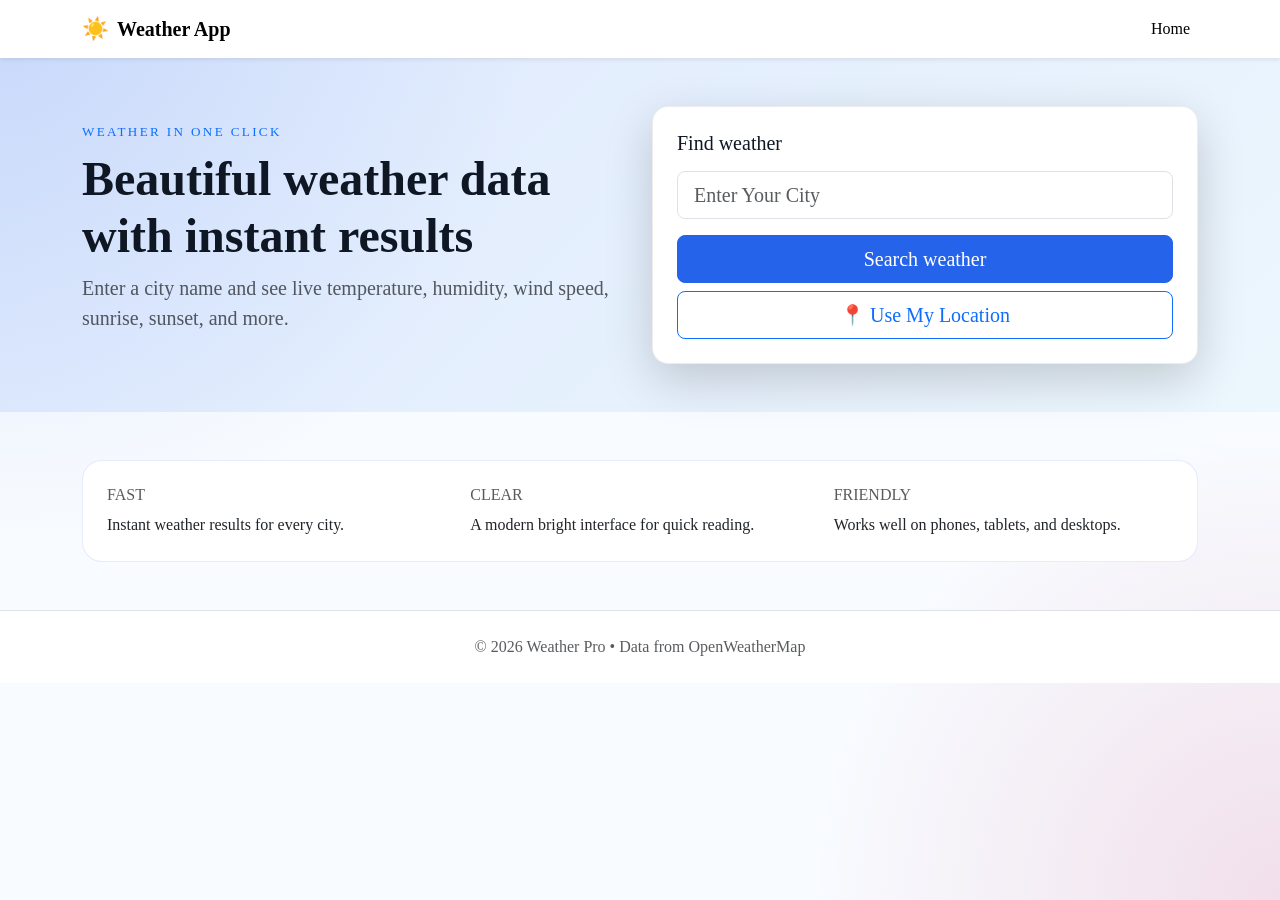
<file: Wheather app/index.html>
﻿<!doctype html>
<html lang="en">

<head>
  <meta charset="utf-8" />
  <meta name="viewport" content="width=device-width, initial-scale=1" />
  <title>Weather — Professional</title>
  <link href="https://fonts.googleapis.com/css2?family=Inter:wght@300;400;600;800&display=swap" rel="stylesheet">
  <link href="https://cdn.jsdelivr.net/npm/bootstrap@5.3.8/dist/css/bootstrap.min.css" rel="stylesheet" crossorigin="anonymous">
  <link rel="stylesheet" href="style.css">
  <meta name="description" content="Simple, clean weather app powered by OpenWeatherMap" />
</head>

<body>
  <nav class="navbar navbar-expand-lg navbar-light bg-white shadow-sm">
    <div class="container">
      <a class="navbar-brand fw-bold d-flex align-items-center gap-2" href="#">
        <span class="brand-icon">☀️</span>
        <span>Weather App</span>
      </a>
      <button class="navbar-toggler" type="button" data-bs-toggle="collapse" data-bs-target="#navbarNav" aria-controls="navbarNav" aria-expanded="false" aria-label="Toggle navigation">
        <span class="navbar-toggler-icon"></span>
      </button>
      <div class="collapse navbar-collapse" id="navbarNav">
        <ul class="navbar-nav ms-auto">
          <li class="nav-item"><a class="nav-link active" href="#top">Home</a></li>
        </ul>
      </div>
    </div>
  </nav>

  <header class="hero py-5">
    <div class="container">
      <div class="row align-items-center gy-4">
        <div class="col-lg-6 text-center text-lg-start">
          <p class="eyebrow text-primary mb-2">Weather in one click</p>
          <h1 class="display-5 fw-bold">Beautiful weather data with instant results</h1>
          <p class="lead text-muted">Enter a city name and see live temperature, humidity, wind speed, sunrise, sunset, and more.</p>
        </div>
        <div class="col-lg-6">
          <div class="hero-card p-4 shadow-lg rounded-4 bg-white">
            <h2 class="h5 mb-3">Find weather</h2>
            <form id="weather-form" class="row g-3">
              <div class="col-12">
                <input type="text" id="city-input" class="form-control form-control-lg" placeholder="Enter Your City" required>
              </div>
              <div class="col-12 d-grid gap-2">
                <button type="submit" class="btn btn-primary btn-lg">Search weather</button>
                <button type="button" id="geo-btn" class="btn btn-outline-primary btn-lg">📍 Use My Location</button>
              </div>
            </form>
          </div>
        </div>
      </div>
    </div>
  </header>

  <main class="container my-5">
    <div id="weather-result"></div>
    <div class="card info-card p-4 mt-4">
      <div class="row gx-4 gy-3 text-center text-sm-start">
        <div class="col-sm-4">
          <h3 class="h6 text-uppercase text-muted mb-2">Fast</h3>
          <p class="mb-0">Instant weather results for every city.</p>
        </div>
        <div class="col-sm-4">
          <h3 class="h6 text-uppercase text-muted mb-2">Clear</h3>
          <p class="mb-0">A modern bright interface for quick reading.</p>
        </div>
        <div class="col-sm-4">
          <h3 class="h6 text-uppercase text-muted mb-2">Friendly</h3>
          <p class="mb-0">Works well on phones, tablets, and desktops.</p>
        </div>
      </div>
    </div>
  </main>

  <footer class="footer py-4 bg-white border-top">
    <div class="container text-center text-muted">© 2026 Weather Pro • Data from OpenWeatherMap</div>
  </footer>

  <script src="https://cdn.jsdelivr.net/npm/bootstrap@5.3.8/dist/js/bootstrap.bundle.min.js" crossorigin="anonymous"></script>
  <script src="script.js"></script>
</body>

</html>
</file>
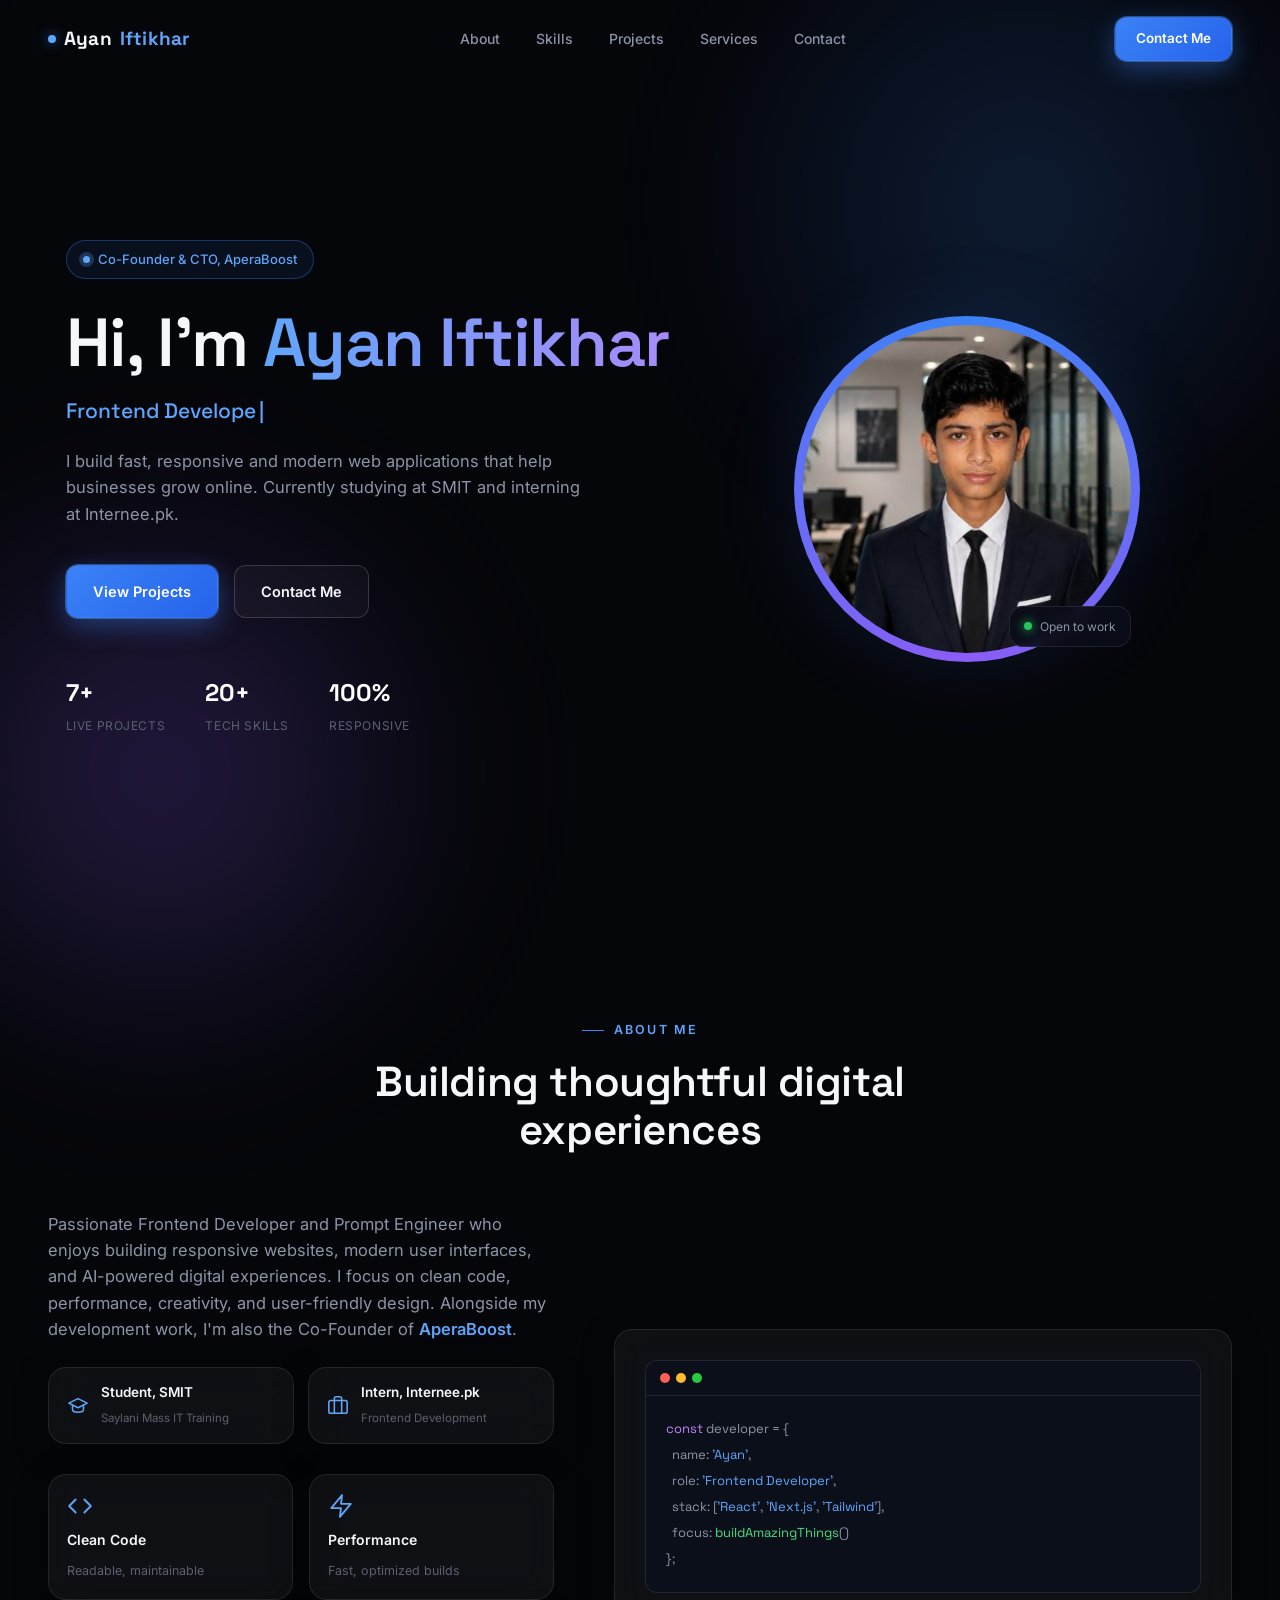
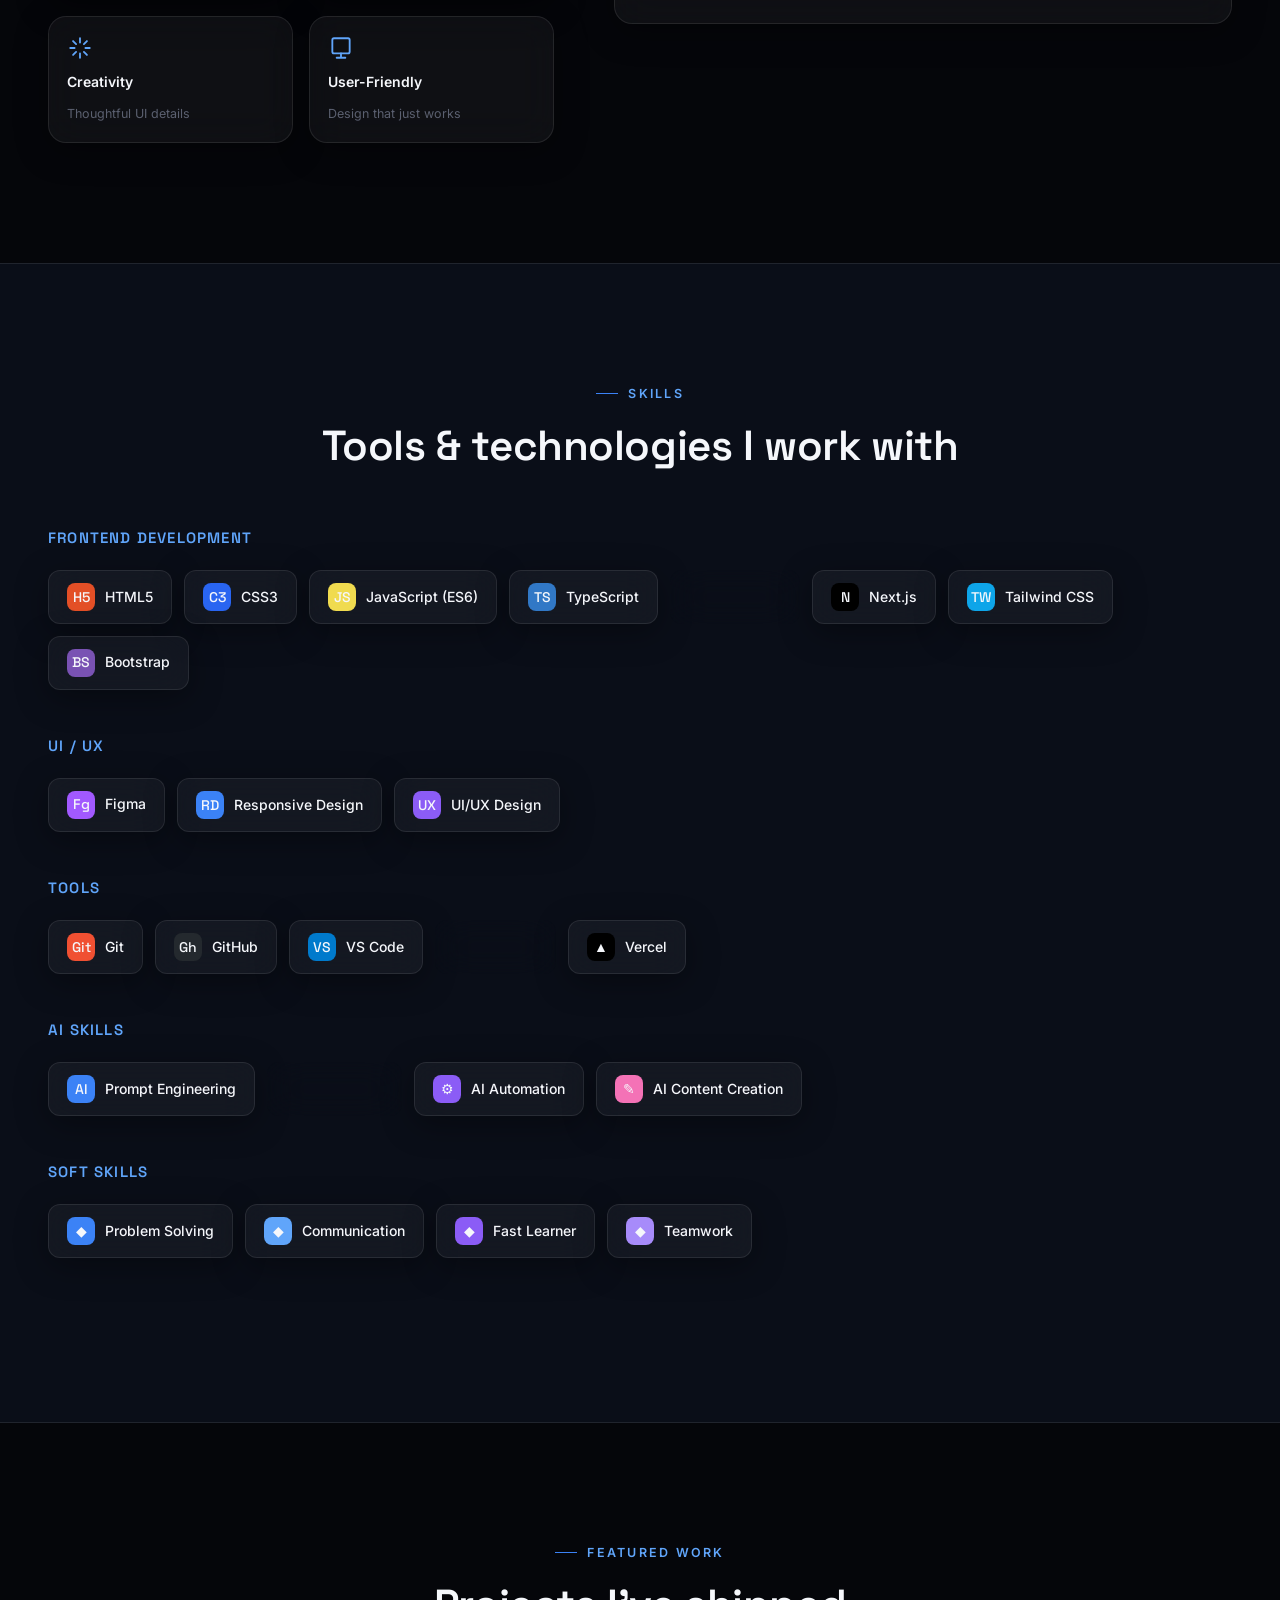
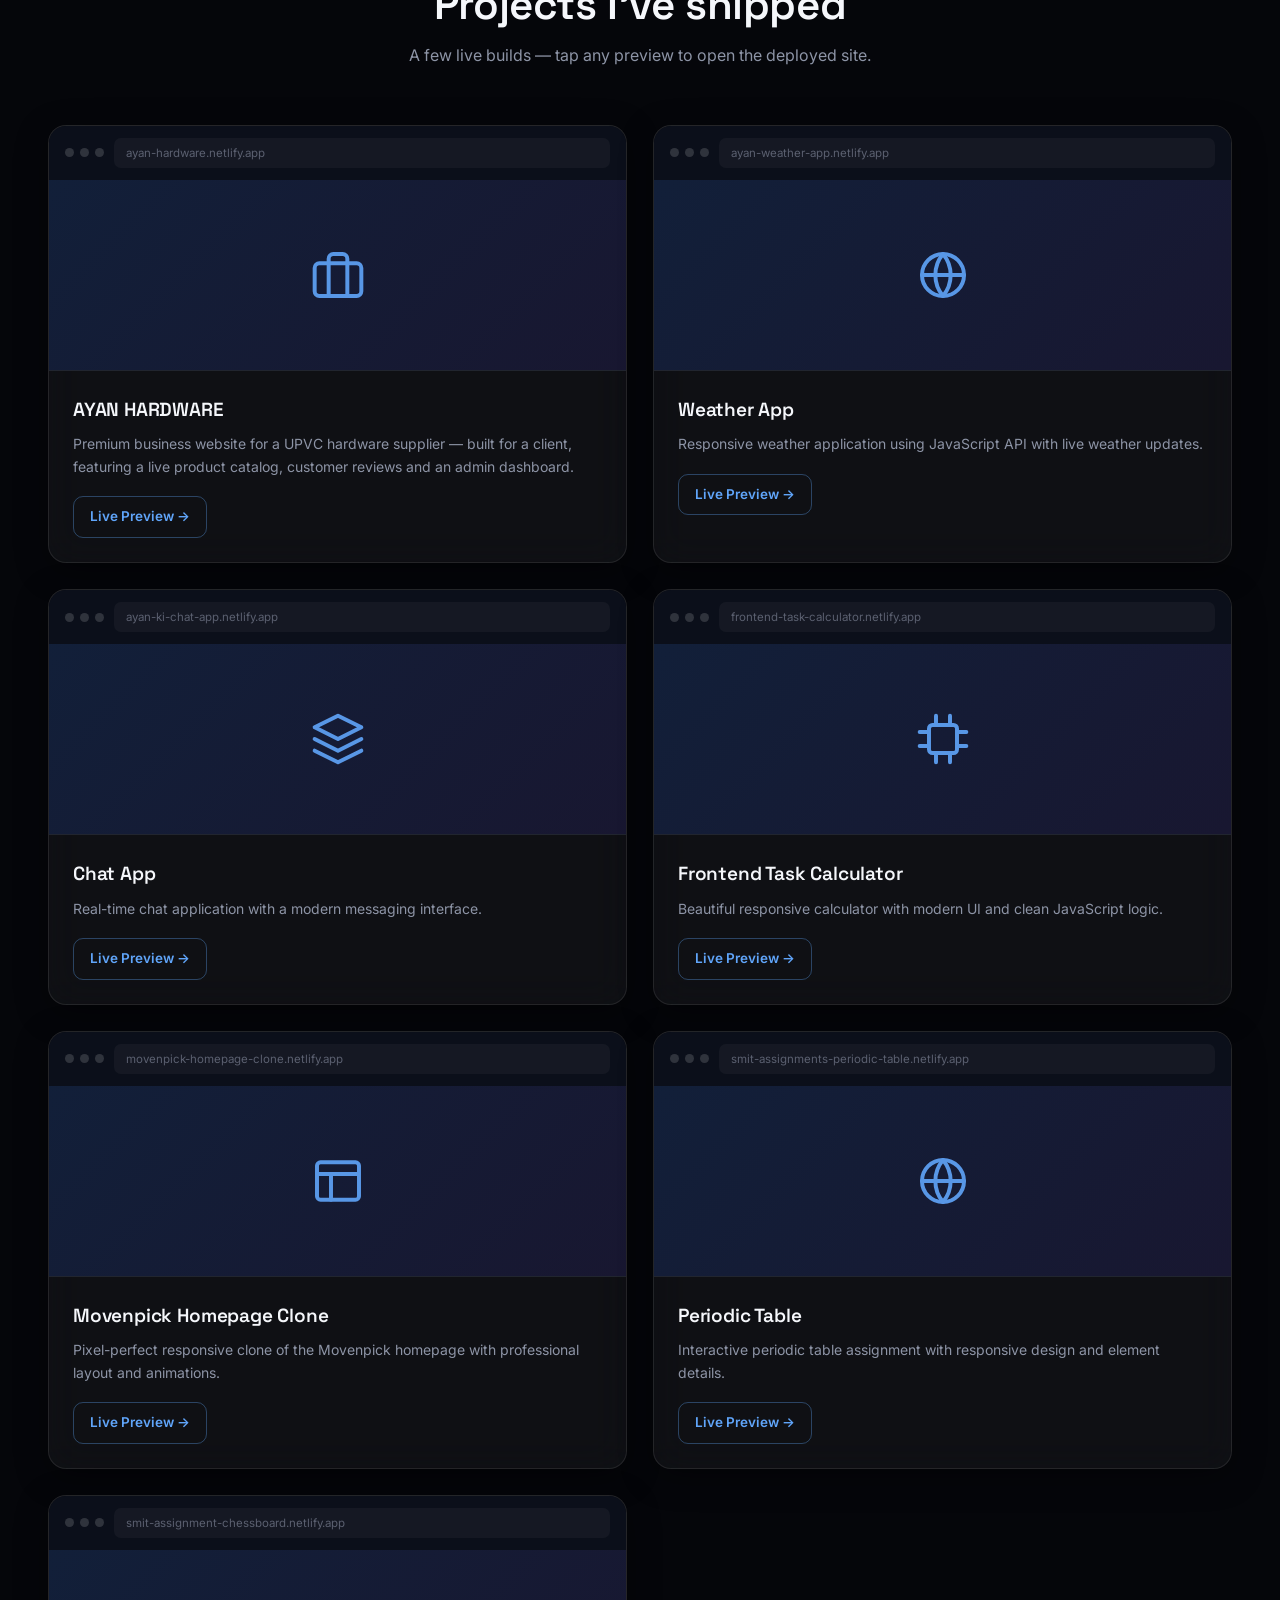
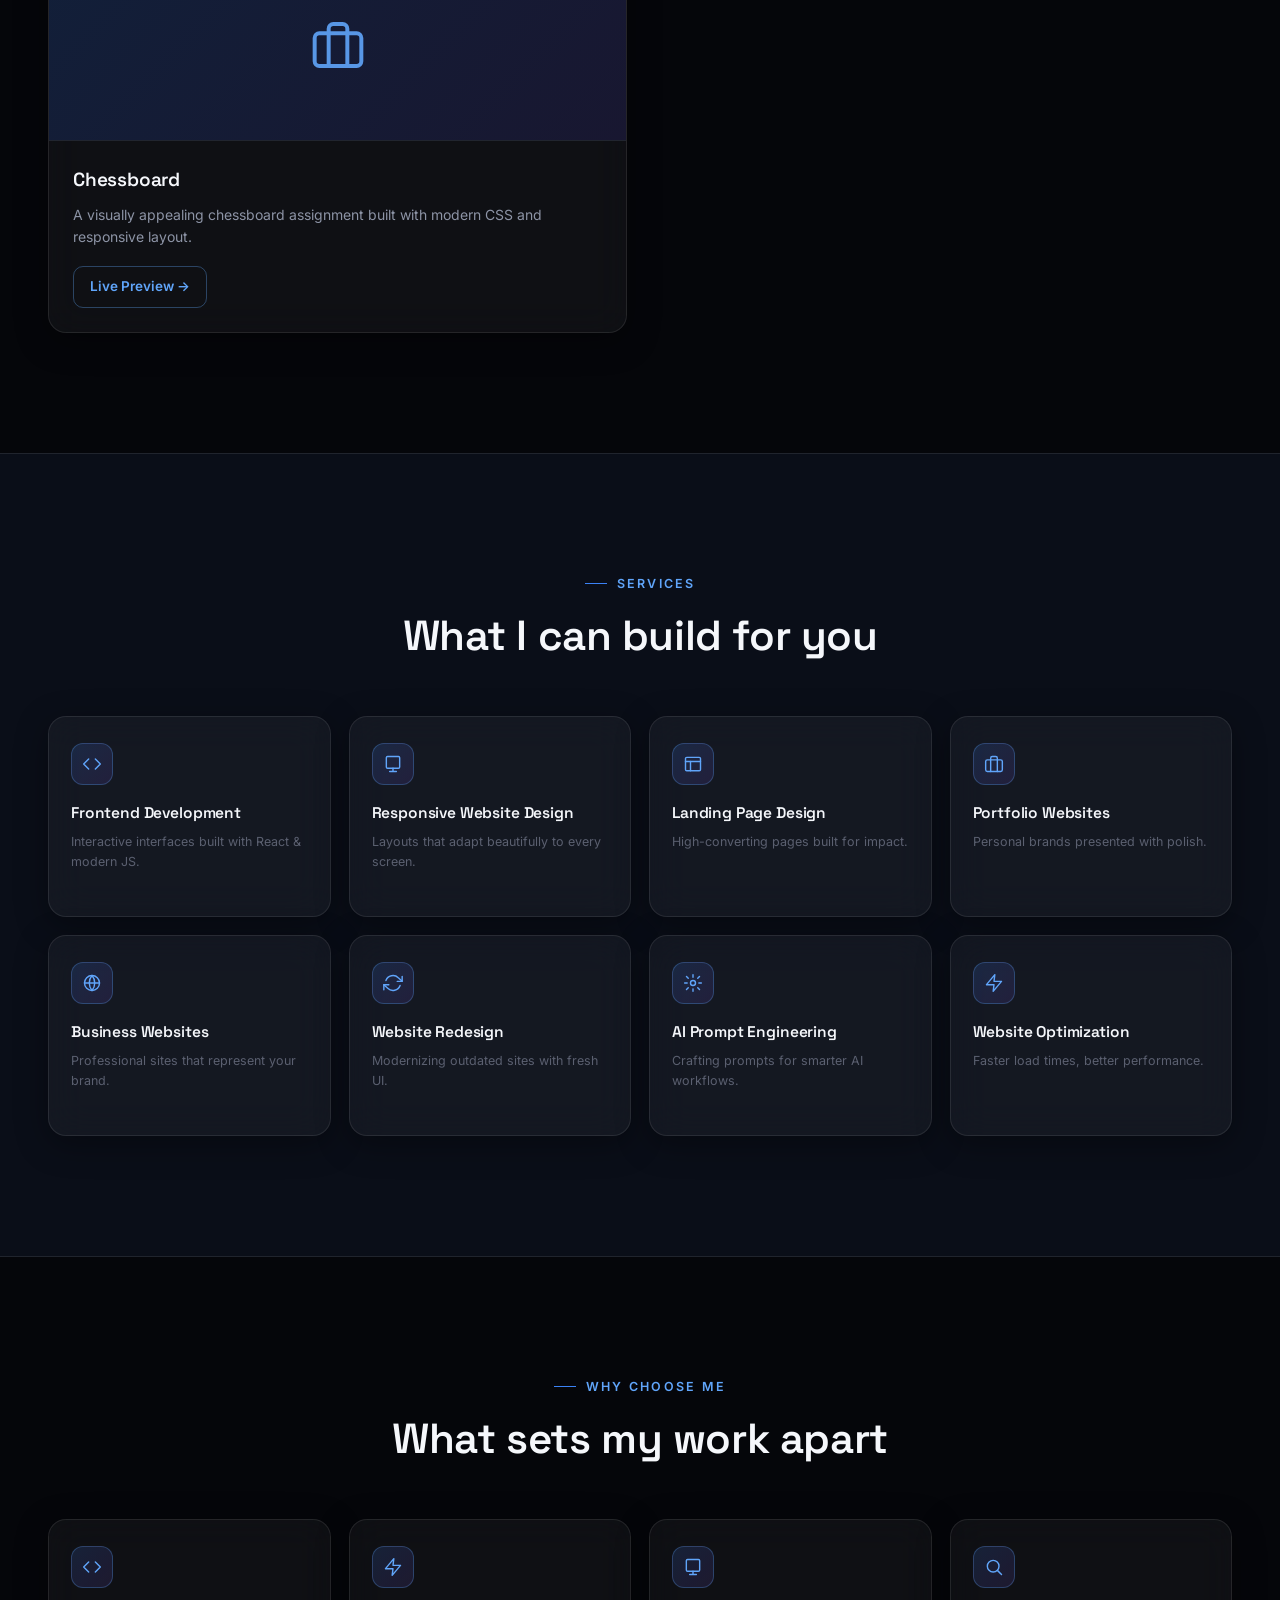
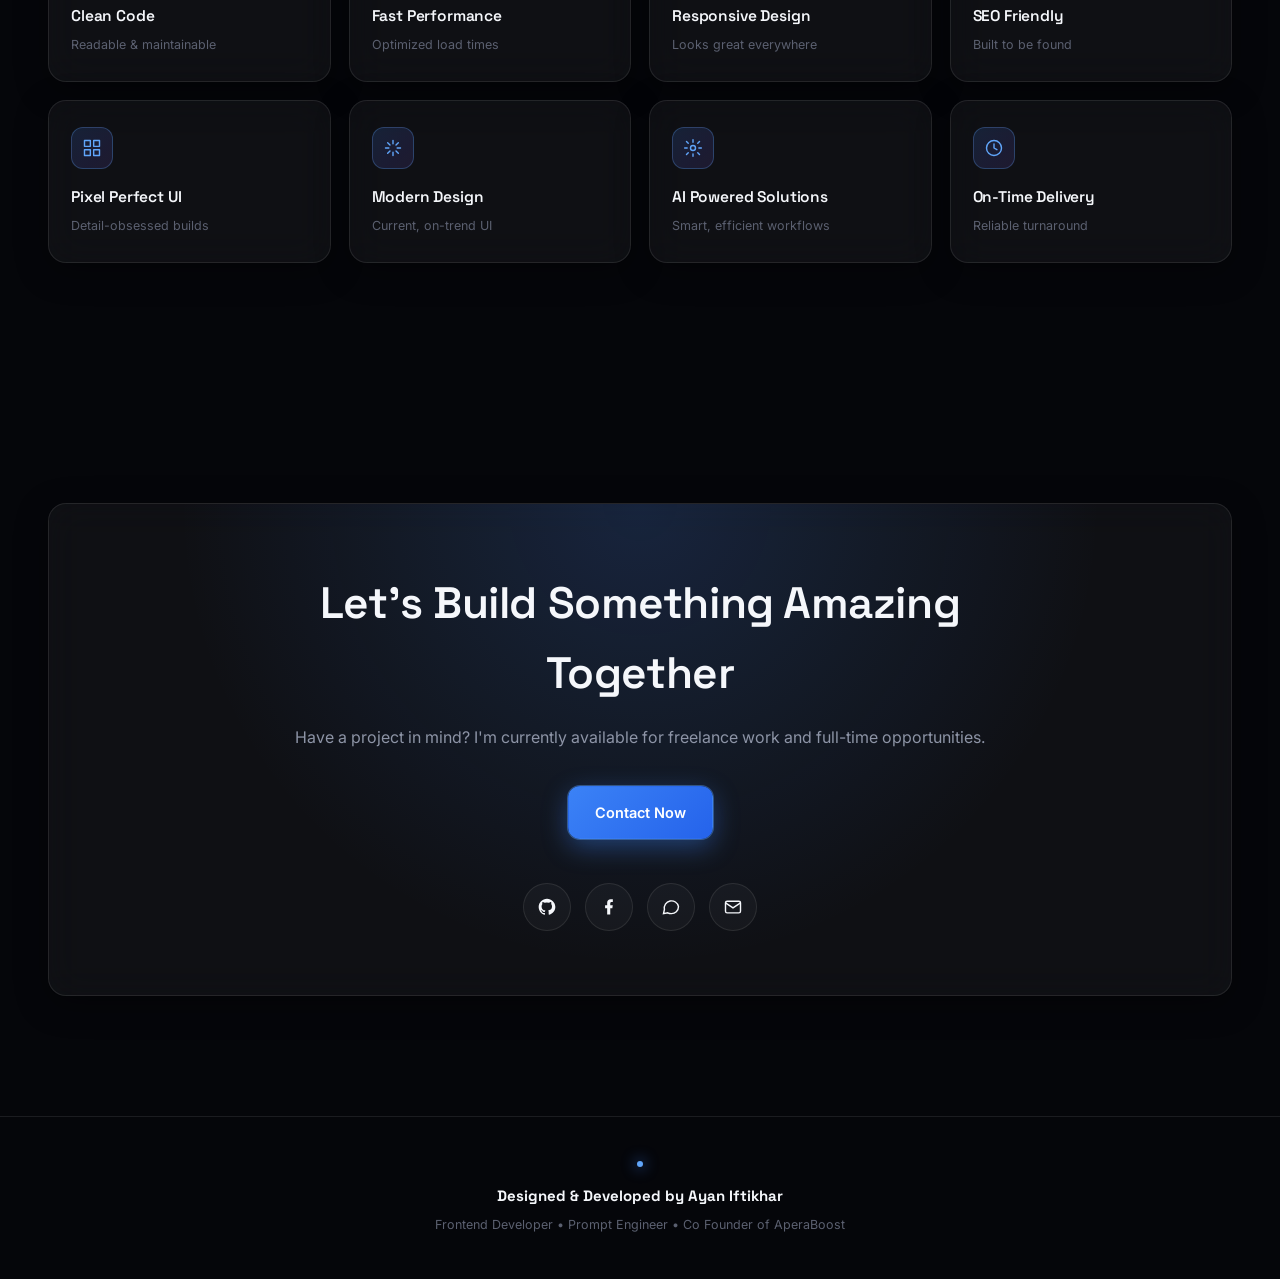
<file: ayan portfolio/ayan-portfolio.html>
<!DOCTYPE html>
<html lang="en">

<head>
  <meta charset="UTF-8">
  <meta name="viewport" content="width=device-width, initial-scale=1.0">
  <title>Ayan Iftikhar | Frontend Developer &amp; Prompt Engineer</title>
  <meta name="description"
    content="Ayan Iftikhar — Frontend Developer, Prompt Engineer & Co-Founder & CTO of AperaBoost. I build fast, responsive and modern web applications that help businesses grow online.">
  <link rel="preconnect" href="https://fonts.googleapis.com">
  <link rel="preconnect" href="https://fonts.gstatic.com" crossorigin>
  <link
    href="https://fonts.googleapis.com/css2?family=Space+Grotesk:wght@400;500;600;700&family=Inter:wght@400;500;600;700&display=swap"
    rel="stylesheet">
  <style>
    :root {
      --bg: #05060a;
      --bg-2: #0a0e18;
      --panel: rgba(255, 255, 255, 0.045);
      --panel-border: rgba(255, 255, 255, 0.09);
      --white: #f5f7fb;
      --muted: #8d94a6;
      --muted-dim: #5b6070;
      --blue: #3b82f6;
      --blue-light: #60a5fa;
      --blue-glow: rgba(59, 130, 246, 0.35);
      --violet: #8b5cf6;
      --disp: 'Space Grotesk', sans-serif;
      --body: 'Inter', sans-serif;
    }

    * {
      margin: 0;
      padding: 0;
      box-sizing: border-box;
    }

    #scrollProgress {
      position: fixed;
      top: 0;
      left: 0;
      height: 3px;
      width: 0%;
      z-index: 2000;
      background: linear-gradient(90deg, var(--blue), var(--violet));
      box-shadow: 0 0 10px 1px var(--blue-glow);
      transition: width .1s ease-out;
    }

    html {
      scroll-behavior: smooth;
    }

    body {
      background: var(--bg);
      color: var(--white);
      font-family: var(--body);
      line-height: 1.6;
      -webkit-font-smoothing: antialiased;
      overflow-x: hidden;
      position: relative;
    }

    a {
      color: inherit;
      text-decoration: none;
    }

    ::selection {
      background: var(--blue);
      color: #fff;
    }

    :focus-visible {
      outline: 2px solid var(--blue-light);
      outline-offset: 3px;
    }

    /* ambient background glow */
    body::before {
      content: '';
      position: fixed;
      top: -20%;
      right: -10%;
      width: 60vw;
      height: 60vw;
      background: radial-gradient(circle, var(--blue-glow), transparent 65%);
      filter: blur(60px);
      pointer-events: none;
      z-index: 0;
      opacity: 0.55;
      animation: floatGlow1 16s ease-in-out infinite;
    }

    body::after {
      content: '';
      position: fixed;
      bottom: -25%;
      left: -15%;
      width: 55vw;
      height: 55vw;
      background: radial-gradient(circle, rgba(139, 92, 246, 0.25), transparent 65%);
      filter: blur(70px);
      pointer-events: none;
      z-index: 0;
      animation: floatGlow2 18s ease-in-out infinite;
    }

    @keyframes floatGlow1 {

      0%,
      100% {
        transform: translate(0, 0);
      }

      50% {
        transform: translate(-40px, 50px);
      }
    }

    @keyframes floatGlow2 {

      0%,
      100% {
        transform: translate(0, 0);
      }

      50% {
        transform: translate(40px, -40px);
      }
    }

    .wrap {
      max-width: 1240px;
      margin: 0 auto;
      padding: 0 28px;
      position: relative;
      z-index: 1;
    }

    .eyebrow {
      font-family: var(--body);
      font-size: 12.5px;
      font-weight: 600;
      letter-spacing: 0.18em;
      text-transform: uppercase;
      color: var(--blue-light);
      display: flex;
      align-items: center;
      gap: 10px;
      margin-bottom: 18px;
    }

    .eyebrow::before {
      content: '';
      width: 22px;
      height: 1px;
      background: var(--blue);
    }

    h1,
    h2,
    h3,
    h4 {
      font-family: var(--disp);
      font-weight: 600;
      letter-spacing: -0.01em;
      color: var(--white);
    }

    .section {
      padding: 120px 0;
      position: relative;
    }

    .section-head {
      max-width: 640px;
      margin: 0 auto 56px;
      text-align: center;
    }

    .section-head h2 {
      font-size: clamp(28px, 4vw, 42px);
      line-height: 1.15;
    }

    .section-head p {
      color: var(--muted);
      margin-top: 14px;
      font-size: 16px;
    }

    .reveal {
      opacity: 0;
      transform: translateY(26px);
      transition: opacity .7s ease, transform .7s ease;
    }

    .reveal.in-view {
      opacity: 1;
      transform: translateY(0);
    }

    @media (prefers-reduced-motion: reduce) {
      .reveal {
        opacity: 1;
        transform: none;
      }

      html {
        scroll-behavior: auto;
      }
    }

    /* glass card base */
    .glass {
      background: var(--panel);
      border: 1px solid var(--panel-border);
      border-radius: 18px;
      backdrop-filter: blur(18px);
      -webkit-backdrop-filter: blur(18px);
      box-shadow: 0 8px 32px rgba(0, 0, 0, 0.35);
    }

    .btn {
      display: inline-flex;
      align-items: center;
      gap: 9px;
      padding: 14px 26px;
      font-size: 14.5px;
      font-weight: 600;
      border-radius: 12px;
      border: 1px solid transparent;
      transition: all .25s ease;
      white-space: nowrap;
      font-family: var(--body);
    }

    .btn-glow {
      background: linear-gradient(135deg, var(--blue), #2563eb);
      color: #fff;
      box-shadow: 0 0 0 1px rgba(96, 165, 250, 0.4), 0 8px 26px rgba(59, 130, 246, 0.4);
    }

    .btn-glow:hover {
      transform: translateY(-2px);
      box-shadow: 0 0 0 1px rgba(96, 165, 250, 0.6), 0 12px 34px rgba(59, 130, 246, 0.55);
    }

    .btn-ghost {
      border-color: rgba(255, 255, 255, 0.16);
      color: var(--white);
      background: rgba(255, 255, 255, 0.03);
    }

    .btn-ghost:hover {
      border-color: var(--blue-light);
      color: var(--blue-light);
      transform: translateY(-2px);
    }

    /* ===== NAV ===== */
    header {
      position: fixed;
      top: 0;
      left: 0;
      right: 0;
      z-index: 1000;
      transition: background .3s, border-color .3s;
      border-bottom: 1px solid transparent;
    }

    header.scrolled {
      background: rgba(5, 6, 10, 0.75);
      backdrop-filter: blur(16px);
      border-bottom-color: var(--panel-border);
    }

    nav {
      display: flex;
      align-items: center;
      justify-content: space-between;
      height: 78px;
    }

    .logo {
      font-family: var(--disp);
      font-weight: 700;
      font-size: 19px;
      letter-spacing: 0.01em;
      display: flex;
      align-items: center;
      gap: 8px;
    }

    .logo .dot {
      width: 8px;
      height: 8px;
      border-radius: 50%;
      background: var(--blue-light);
      box-shadow: 0 0 12px 2px var(--blue-glow);
    }

    .nav-links {
      display: flex;
      gap: 36px;
    }

    .nav-links a {
      font-size: 14px;
      color: var(--muted);
      font-weight: 500;
      transition: color .2s;
    }

    .nav-links a:hover {
      color: var(--white);
    }

    .burger {
      display: none;
      flex-direction: column;
      gap: 5px;
      width: 26px;
      background: none;
      border: none;
      padding: 8px;
    }

    .burger span {
      width: 100%;
      height: 2px;
      background: #fff;
      border-radius: 2px;
    }

    .mobile-menu {
      position: fixed;
      top: 78px;
      left: 0;
      right: 0;
      bottom: 0;
      background: #05060a;
      z-index: 999;
      display: none;
      flex-direction: column;
      padding: 36px 28px;
      gap: 26px;
    }

    .mobile-menu.open {
      display: flex;
    }

    .mobile-menu a {
      font-size: 22px;
      font-family: var(--disp);
    }

    /* ===== HERO ===== */
    .hero {
      min-height: 100vh;
      display: flex;
      align-items: center;
      padding-top: 78px;
      position: relative;
    }

    .hero-grid {
      display: grid;
      grid-template-columns: 1.1fr 0.9fr;
      gap: 50px;
      align-items: center;
    }

    .hero-tag {
      display: inline-flex;
      align-items: center;
      gap: 8px;
      font-size: 13px;
      font-weight: 500;
      color: var(--blue-light);
      border: 1px solid rgba(59, 130, 246, 0.35);
      background: rgba(59, 130, 246, 0.08);
      padding: 8px 16px;
      border-radius: 30px;
      margin-bottom: 28px;
    }

    .hero-tag .pulse {
      width: 7px;
      height: 7px;
      border-radius: 50%;
      background: var(--blue-light);
      box-shadow: 0 0 0 4px rgba(96, 165, 250, 0.25);
      animation: pulse 2s infinite;
    }

    @keyframes pulse {

      0%,
      100% {
        opacity: 1;
      }

      50% {
        opacity: 0.4;
      }
    }

    .hero h1 {
      font-size: clamp(40px, 6vw, 68px);
      line-height: 1.05;
      letter-spacing: -0.02em;
    }

    .hero h1 .grad {
      background: linear-gradient(90deg, #60a5fa, #a78bfa, #60a5fa);
      background-size: 200% auto;
      -webkit-background-clip: text;
      background-clip: text;
      color: transparent;
      animation: gradShift 5s ease infinite;
    }

    @keyframes gradShift {

      0%,
      100% {
        background-position: 0% 50%;
      }

      50% {
        background-position: 100% 50%;
      }
    }

    .type-cursor {
      display: inline-block;
      margin-left: 3px;
      color: var(--blue-light);
      animation: blink 0.9s step-start infinite;
    }

    @keyframes blink {
      50% {
        opacity: 0;
      }
    }

    .hero .role {
      font-family: var(--disp);
      font-size: clamp(17px, 2vw, 21px);
      color: var(--blue-light);
      margin-top: 16px;
      font-weight: 500;
    }

    .hero p.intro {
      margin-top: 20px;
      max-width: 520px;
      color: var(--muted);
      font-size: 16.5px;
    }

    .hero-actions {
      display: flex;
      gap: 16px;
      margin-top: 38px;
      flex-wrap: wrap;
    }

    .hero-stats {
      display: flex;
      gap: 40px;
      margin-top: 56px;
    }

    .hero-stats .stat b {
      display: block;
      font-family: var(--disp);
      font-size: 24px;
      color: #fff;
    }

    .hero-stats .stat span {
      font-size: 12px;
      color: var(--muted-dim);
      text-transform: uppercase;
      letter-spacing: 0.05em;
    }

    .hero-portrait {
      position: relative;
      display: flex;
      justify-content: center;
      align-items: center;
      perspective: 900px;
    }

    .portrait-ring {
      position: relative;
      width: 340px;
      height: 340px;
      border-radius: 50%;
      display: flex;
      align-items: center;
      justify-content: center;
      transform-style: preserve-3d;
      transition: transform .3s ease-out;
    }

    .portrait-ring::before {
      content: '';
      position: absolute;
      inset: -3px;
      border-radius: 50%;
      background: conic-gradient(from 0deg, var(--blue), var(--violet), var(--blue));
      filter: blur(0.5px);
      animation: spin 8s linear infinite;
    }

    .portrait-ring::after {
      content: '';
      position: absolute;
      inset: -40px;
      border-radius: 50%;
      background: radial-gradient(circle, var(--blue-glow), transparent 70%);
      filter: blur(30px);
      z-index: -1;
    }

    @keyframes spin {
      to {
        transform: rotate(360deg);
      }
    }

    .portrait-inner {
      position: absolute;
      inset: 6px;
      border-radius: 50%;
      overflow: hidden;
      background: var(--bg-2);
      display: flex;
      align-items: center;
      justify-content: center;
    }

    .portrait-inner svg {
      width: 62%;
      height: 62%;
      color: #2c3550;
    }

    .portrait-inner img {
      width: 100%;
      height: 100%;
      object-fit: cover;
    }

    .portrait-badge {
      position: absolute;
      bottom: 12px;
      right: 6px;
      background: rgba(10, 14, 24, 0.9);
      border: 1px solid var(--panel-border);
      border-radius: 14px;
      padding: 10px 14px;
      display: flex;
      align-items: center;
      gap: 8px;
      backdrop-filter: blur(10px);
      animation: floatBadge 3.2s ease-in-out infinite;
    }

    @keyframes floatBadge {

      0%,
      100% {
        transform: translateY(0);
      }

      50% {
        transform: translateY(-7px);
      }
    }

    .portrait-badge .g {
      width: 8px;
      height: 8px;
      border-radius: 50%;
      background: #22c55e;
      box-shadow: 0 0 8px 2px rgba(34, 197, 94, 0.5);
    }

    .portrait-badge span {
      font-size: 12px;
      color: var(--muted);
    }

    /* ===== ABOUT ===== */
    .about-grid {
      display: grid;
      grid-template-columns: 0.9fr 1.1fr;
      gap: 60px;
      align-items: center;
    }

    .about-grid p {
      color: var(--muted);
      font-size: 16.5px;
      max-width: 520px;
    }

    .about-icons {
      display: grid;
      grid-template-columns: repeat(2, 1fr);
      gap: 16px;
      margin-top: 30px;
    }

    .credential-row {
      display: flex;
      gap: 14px;
      margin-top: 24px;
      flex-wrap: wrap;
    }

    .credential-chip {
      display: flex;
      align-items: center;
      gap: 12px;
      padding: 14px 18px;
      flex: 1;
      min-width: 220px;
    }

    .credential-chip .cred-ic-slot {
      width: 22px;
      height: 22px;
      color: var(--blue-light);
      flex-shrink: 0;
    }

    .credential-chip .cred-ic-slot svg {
      width: 100%;
      height: 100%;
    }

    .credential-chip b {
      display: block;
      font-size: 13.5px;
      font-weight: 600;
      color: var(--white);
    }

    .credential-chip span {
      font-size: 11.5px;
      color: var(--muted-dim);
    }

    .about-icon-card {
      padding: 18px;
      display: flex;
      flex-direction: column;
      gap: 10px;
    }

    .about-icon-card .ic {
      width: 26px;
      height: 26px;
      color: var(--blue-light);
    }

    .about-icon-card b {
      font-size: 14px;
      font-weight: 600;
    }

    .about-icon-card span {
      font-size: 12.5px;
      color: var(--muted-dim);
    }

    .about-visual {
      padding: 30px;
    }

    .code-window {
      border-radius: 12px;
      overflow: hidden;
      background: #0b0f1a;
      border: 1px solid var(--panel-border);
    }

    .code-bar {
      display: flex;
      gap: 6px;
      padding: 12px 14px;
      border-bottom: 1px solid var(--panel-border);
    }

    .code-bar span {
      width: 10px;
      height: 10px;
      border-radius: 50%;
    }

    .code-bar span:nth-child(1) {
      background: #ff5f57;
    }

    .code-bar span:nth-child(2) {
      background: #febc2e;
    }

    .code-bar span:nth-child(3) {
      background: #28c840;
    }

    .code-body {
      padding: 20px;
      font-family: 'Space Grotesk', monospace;
      font-size: 13px;
      color: #8d94a6;
      line-height: 2;
    }

    .code-body .k {
      color: #c084fc;
    }

    .code-body .s {
      color: #60a5fa;
    }

    .code-body .f {
      color: #4ade80;
    }

    /* ===== SKILLS ===== */
    .skills-group {
      margin-bottom: 44px;
    }

    .skills-group h3 {
      font-size: 15px;
      color: var(--blue-light);
      text-transform: uppercase;
      letter-spacing: 0.08em;
      font-weight: 600;
      margin-bottom: 20px;
    }

    .skill-grid {
      display: flex;
      flex-wrap: wrap;
      gap: 12px;
    }

    .skill-chip {
      display: flex;
      align-items: center;
      gap: 10px;
      padding: 12px 18px;
      border-radius: 12px;
      transition: transform .2s, border-color .2s, box-shadow .2s;
    }

    .skill-chip:hover {
      transform: translateY(-3px);
      border-color: rgba(96, 165, 250, 0.5);
      box-shadow: 0 10px 26px rgba(59, 130, 246, 0.18);
    }

    .skill-badge {
      width: 28px;
      height: 28px;
      border-radius: 8px;
      display: flex;
      align-items: center;
      justify-content: center;
      font-size: 11px;
      font-weight: 700;
      color: #fff;
      flex-shrink: 0;
      font-family: var(--disp);
    }

    .skill-chip span {
      font-size: 14px;
      font-weight: 500;
      color: var(--white);
    }

    /* ===== PROJECTS ===== */
    .projects-grid {
      display: grid;
      grid-template-columns: repeat(2, 1fr);
      gap: 26px;
    }

    .project-card {
      overflow: hidden;
      transition: transform .3s ease, box-shadow .3s ease;
    }

    .project-card:hover {
      transform: translateY(-6px);
      box-shadow: 0 16px 44px rgba(59, 130, 246, 0.16);
    }

    .browser-mock {
      background: #0b0f1a;
      border-bottom: 1px solid var(--panel-border);
    }

    .browser-bar {
      display: flex;
      align-items: center;
      gap: 10px;
      padding: 12px 16px;
    }

    .browser-dots {
      display: flex;
      gap: 6px;
    }

    .browser-dots span {
      width: 9px;
      height: 9px;
      border-radius: 50%;
      background: rgba(255, 255, 255, 0.15);
    }

    .browser-url {
      flex: 1;
      background: rgba(255, 255, 255, 0.04);
      border-radius: 7px;
      padding: 6px 12px;
      font-size: 11.5px;
      color: var(--muted-dim);
      overflow: hidden;
      text-overflow: ellipsis;
      white-space: nowrap;
    }

    .browser-screen {
      height: 190px;
      display: flex;
      align-items: center;
      justify-content: center;
      position: relative;
      background: linear-gradient(135deg, rgba(59, 130, 246, 0.14), rgba(139, 92, 246, 0.1));
    }

    .browser-screen .glyph {
      width: 56px;
      height: 56px;
      color: var(--blue-light);
      opacity: 0.9;
    }

    .project-body {
      padding: 24px;
    }

    .project-body h3 {
      font-size: 19px;
      margin-bottom: 8px;
    }

    .project-body p {
      color: var(--muted);
      font-size: 14px;
      margin-bottom: 18px;
    }

    .project-live {
      display: inline-flex;
      align-items: center;
      gap: 8px;
      font-size: 13.5px;
      font-weight: 600;
      color: var(--blue-light);
      border: 1px solid rgba(96, 165, 250, 0.35);
      padding: 9px 16px;
      border-radius: 10px;
      transition: all .2s;
    }

    .project-live:hover {
      background: rgba(59, 130, 246, 0.12);
      border-color: var(--blue-light);
    }

    /* ===== SERVICES & WHY ===== */
    .cards-grid-4 {
      display: grid;
      grid-template-columns: repeat(4, 1fr);
      gap: 18px;
    }

    .feature-card {
      padding: 26px 22px;
      text-align: left;
      transition: transform .25s, border-color .25s;
      position: relative;
      overflow: hidden;
    }

    .feature-card:hover {
      transform: translateY(-4px);
      border-color: rgba(96, 165, 250, 0.4);
    }

    .feature-card::before {
      content: '';
      position: absolute;
      top: 0;
      left: -120%;
      width: 60%;
      height: 100%;
      background: linear-gradient(115deg, transparent, rgba(96, 165, 250, 0.13), transparent);
      transition: left .6s ease;
      pointer-events: none;
    }

    .feature-card:hover::before {
      left: 130%;
    }

    .feature-card .ic {
      width: 42px;
      height: 42px;
      border-radius: 12px;
      margin-bottom: 16px;
      display: flex;
      align-items: center;
      justify-content: center;
      flex-shrink: 0;
      background: linear-gradient(135deg, rgba(59, 130, 246, 0.16), rgba(139, 92, 246, 0.12));
      border: 1px solid rgba(96, 165, 250, 0.28);
      color: var(--blue-light);
    }

    .feature-card .ic svg {
      width: 20px;
      height: 20px;
    }

    .feature-card h4 {
      font-size: 15.5px;
      margin-bottom: 6px;
    }

    .feature-card p {
      font-size: 12.5px;
      color: var(--muted-dim);
    }

    .service-card {
      padding-bottom: 44px;
    }

    .service-arrow {
      position: absolute;
      bottom: 18px;
      right: 20px;
      color: var(--blue-light);
      font-size: 16px;
      opacity: 0;
      transform: translateX(-6px);
      transition: all .25s ease;
    }

    .service-card:hover .service-arrow {
      opacity: 1;
      transform: translateX(0);
    }

    /* ===== CONTACT ===== */
    .contact-box {
      padding: 64px 40px;
      text-align: center;
      position: relative;
      overflow: hidden;
    }

    .contact-box::before {
      content: '';
      position: absolute;
      inset: 0;
      background: radial-gradient(circle at 50% 0%, rgba(59, 130, 246, 0.18), transparent 60%);
    }

    .contact-box h2 {
      font-size: clamp(28px, 4.5vw, 44px);
      position: relative;
      z-index: 1;
      max-width: 680px;
      margin: 0 auto;
    }

    .contact-box .sub {
      color: var(--muted);
      margin-top: 16px;
      position: relative;
      z-index: 1;
    }

    .contact-actions {
      display: flex;
      gap: 16px;
      justify-content: center;
      margin-top: 36px;
      flex-wrap: wrap;
      position: relative;
      z-index: 1;
    }

    .socials {
      display: flex;
      gap: 14px;
      justify-content: center;
      margin-top: 44px;
      position: relative;
      z-index: 1;
    }

    .social-ic {
      width: 48px;
      height: 48px;
      border-radius: 50%;
      display: flex;
      align-items: center;
      justify-content: center;
      border: 1px solid var(--panel-border);
      background: rgba(255, 255, 255, 0.03);
      transition: all .25s;
    }

    .social-ic:hover {
      border-color: var(--blue-light);
      color: var(--blue-light);
      transform: translateY(-3px);
      box-shadow: 0 8px 20px rgba(59, 130, 246, 0.25);
    }

    .social-ic svg {
      width: 20px;
      height: 20px;
    }

    /* ===== FOOTER ===== */
    footer {
      border-top: 1px solid var(--panel-border);
      padding: 44px 0;
      text-align: center;
      position: relative;
    }

    footer .fdot {
      width: 6px;
      height: 6px;
      border-radius: 50%;
      background: var(--blue-light);
      box-shadow: 0 0 14px 3px var(--blue-glow);
      margin: 0 auto 16px;
    }

    footer b {
      font-family: var(--disp);
      font-size: 15px;
    }

    footer p {
      font-size: 12.5px;
      color: var(--muted-dim);
      margin-top: 6px;
    }

    @media (max-width:980px) {
      .hero-grid {
        grid-template-columns: 1fr;
        text-align: center;
      }

      .hero p.intro {
        margin: 20px auto 0;
      }

      .hero-actions,
      .hero-stats {
        justify-content: center;
      }

      .about-grid {
        grid-template-columns: 1fr;
      }

      .projects-grid {
        grid-template-columns: 1fr;
      }

      .cards-grid-4 {
        grid-template-columns: repeat(2, 1fr);
      }

      .about-icons {
        grid-template-columns: repeat(2, 1fr);
      }
    }

    @media (max-width:720px) {
      .nav-links {
        display: none;
      }

      .burger {
        display: flex;
      }

      .section {
        padding: 80px 0;
      }

      .cards-grid-4 {
        grid-template-columns: 1fr;
      }

      .portrait-ring {
        width: 250px;
        height: 250px;
      }

      .hero-stats {
        gap: 26px;
      }
    }
  </style>
</head>

<body>
  <div id="scrollProgress"></div>

  <!-- ================= NAV ================= -->
  <header id="siteHeader">
    <nav class="wrap">
      <a href="#top" class="logo"><span class="dot"></span> Ayan<span
          style="color:var(--blue-light);">Iftikhar</span></a>
      <div class="nav-links">
        <a href="#about">About</a>
        <a href="#skills">Skills</a>
        <a href="#projects">Projects</a>
        <a href="#services">Services</a>
        <a href="#contact">Contact</a>
      </div>
      <a href="#contact" class="btn btn-glow" style="padding:10px 20px;font-size:13.5px;">Contact Me</a>
      <button class="burger" id="burger" aria-label="Menu"><span></span><span></span><span></span></button>
    </nav>
    <div class="mobile-menu" id="mobileMenu">
      <a href="#about">About</a>
      <a href="#skills">Skills</a>
      <a href="#projects">Projects</a>
      <a href="#services">Services</a>
      <a href="#contact">Contact</a>
    </div>
  </header>

  <!-- ================= HERO ================= -->
  <section class="hero" id="top">
    <div class="wrap hero-grid">
      <div>
        <div class="hero-tag reveal"><span class="pulse"></span> Co-Founder & CTO, AperaBoost</div>
        <h1 class="reveal">Hi, I'm <span class="grad">Ayan Iftikhar</span></h1>
        <div class="role reveal"><span id="roleText">Frontend Developer</span><span class="type-cursor">|</span></div>
        <p class="intro reveal">I build fast, responsive and modern web applications that help businesses grow online.
          Currently studying at SMIT and interning at Internee.pk.</p>
        <div class="hero-actions reveal">
          <a href="#projects" class="btn btn-glow">View Projects</a>
          <a href="#contact" class="btn btn-ghost">Contact Me</a>
        </div>
        <div class="hero-stats reveal">
          <div class="stat"><b>7+</b><span>Live Projects</span></div>
          <div class="stat"><b>20+</b><span>Tech Skills</span></div>
          <div class="stat"><b>100%</b><span>Responsive</span></div>
        </div>
      </div>
      <div class="hero-portrait reveal">
        <div class="portrait-ring">
          <div class="portrait-inner" id="portraitInner">
            <img src="images/file.jpg" alt="Ayan — Frontend Developer &amp; Co-Founder, AperaBoost">
          </div>
          <div class="portrait-badge"><span class="g"></span><span>Open to work</span></div>
        </div>
      </div>
    </div>
  </section>

  <!-- ================= ABOUT ================= -->
  <section class="section" id="about">
    <div class="wrap">
      <div class="section-head reveal">
        <div class="eyebrow" style="justify-content:center;">About Me</div>
        <h2>Building thoughtful digital experiences</h2>
      </div>
      <div class="about-grid">
        <div class="reveal">
          <p>Passionate Frontend Developer and Prompt Engineer who enjoys building responsive websites, modern user
            interfaces, and AI-powered digital experiences. I focus on clean code, performance, creativity, and
            user-friendly design. Alongside my development work, I'm also the Co-Founder of <strong
              style="color:var(--blue-light);font-weight:600;">AperaBoost</strong>.</p>
          <div class="credential-row">
            <div class="glass credential-chip"><span class="cred-ic-slot" data-ic="grad"></span>
              <div><b>Student, SMIT</b><span>Saylani Mass IT Training</span></div>
            </div>
            <div class="glass credential-chip"><span class="cred-ic-slot" data-ic="briefcase"></span>
              <div><b>Intern, Internee.pk</b><span>Frontend Development</span></div>
            </div>
          </div>
          <div class="about-icons" id="aboutIcons"></div>
        </div>
        <div class="glass about-visual reveal">
          <div class="code-window">
            <div class="code-bar"><span></span><span></span><span></span></div>
            <div class="code-body">
              <div><span class="k">const</span> developer = {</div>
              <div>&nbsp;&nbsp;name: <span class="s">'Ayan'</span>,</div>
              <div>&nbsp;&nbsp;role: <span class="s">'Frontend Developer'</span>,</div>
              <div>&nbsp;&nbsp;stack: [<span class="s">'React'</span>, <span class="s">'Next.js'</span>, <span
                  class="s">'Tailwind'</span>],</div>
              <div>&nbsp;&nbsp;focus: <span class="f">buildAmazingThings</span>()</div>
              <div>};</div>
            </div>
          </div>
        </div>
      </div>
    </div>
  </section>

  <!-- ================= SKILLS ================= -->
  <section class="section" id="skills"
    style="background:var(--bg-2);border-top:1px solid var(--panel-border);border-bottom:1px solid var(--panel-border);">
    <div class="wrap">
      <div class="section-head reveal">
        <div class="eyebrow" style="justify-content:center;">Skills</div>
        <h2>Tools &amp; technologies I work with</h2>
      </div>
      <div id="skillsWrap"></div>
    </div>
  </section>

  <!-- ================= PROJECTS ================= -->
  <section class="section" id="projects">
    <div class="wrap">
      <div class="section-head reveal">
        <div class="eyebrow" style="justify-content:center;">Featured Work</div>
        <h2>Projects I've shipped</h2>
        <p>A few live builds — tap any preview to open the deployed site.</p>
      </div>
      <div class="projects-grid" id="projectsGrid"></div>
    </div>
  </section>

  <!-- ================= SERVICES ================= -->
  <section class="section" id="services"
    style="background:var(--bg-2);border-top:1px solid var(--panel-border);border-bottom:1px solid var(--panel-border);">
    <div class="wrap">
      <div class="section-head reveal">
        <div class="eyebrow" style="justify-content:center;">Services</div>
        <h2>What I can build for you</h2>
      </div>
      <div class="cards-grid-4" id="servicesGrid"></div>
    </div>
  </section>

  <!-- ================= WHY CHOOSE ME ================= -->
  <section class="section" id="why">
    <div class="wrap">
      <div class="section-head reveal">
        <div class="eyebrow" style="justify-content:center;">Why Choose Me</div>
        <h2>What sets my work apart</h2>
      </div>
      <div class="cards-grid-4" id="whyGrid"></div>
    </div>
  </section>

  <!-- ================= CONTACT ================= -->
  <section class="section" id="contact">
    <div class="wrap">
      <div class="glass contact-box reveal">
        <h2>Let's Build Something Amazing Together</h2>
        <p class="sub">Have a project in mind? I'm currently available for freelance work and full-time opportunities.
        </p>
        <div class="contact-actions">
          <a href="https://wa.me/923712312453" class="btn btn-glow">Contact Now</a>
        </div>
        <div class="socials">
            <a href="https://github.com/ayaniftikhar8" class="social-ic" aria-label="GitHub"><svg viewBox="0 0 24 24" fill="currentColor">
              <path
                d="M12 2C6.5 2 2 6.5 2 12c0 4.4 2.9 8.1 6.8 9.4.5.1.7-.2.7-.5v-1.7c-2.8.6-3.4-1.3-3.4-1.3-.5-1.1-1.1-1.5-1.1-1.5-.9-.6.1-.6.1-.6 1 .1 1.5 1 1.5 1 .9 1.5 2.3 1.1 2.9.8.1-.7.4-1.1.6-1.4-2.2-.2-4.6-1.1-4.6-5 0-1.1.4-2 1-2.7-.1-.2-.4-1.2.1-2.6 0 0 .8-.3 2.7 1a9 9 0 0 1 4.9 0c1.9-1.3 2.7-1 2.7-1 .5 1.4.2 2.4.1 2.6.6.7 1 1.6 1 2.7 0 3.9-2.4 4.7-4.6 5 .3.3.6.9.6 1.8v2.7c0 .3.2.6.7.5C19.1 20.1 22 16.4 22 12c0-5.5-4.5-10-10-10Z" />
            </svg></a>
          
          <a href="https://www.facebook.com/AyanIftikhar.dev" class="social-ic" aria-label="Facebook"><svg viewBox="0 0 24 24" fill="currentColor">
              <path
                d="M13.5 21v-7.5H16l.5-3.5h-3V7.8c0-1 .3-1.8 1.8-1.8H16.6V2.8C16.3 2.8 15.2 2.7 14 2.7c-2.5 0-4.2 1.5-4.2 4.3V10H7.3v3.5H9.8V21h3.7Z" />
            </svg></a>
          <a href="https://wa.me/923712312453" class="social-ic" aria-label="WhatsApp" target="_blank" rel="noopener"><svg viewBox="0 0 24 24" fill="none"
              stroke="currentColor" stroke-width="1.7">
              <path d="M21 11.5a8.4 8.4 0 0 1-8.9 8.4 8.5 8.5 0 0 1-4-1L3 20l1.1-5A8.5 8.5 0 1 1 21 11.5Z" />
            </svg></a>
          <a href="https://mail.google.com/mail/?view=cm&fs=1&to=ayaniftikhar4567@gmail.com" class="social-ic" aria-label="Email" target="_blank" rel="noopener"><svg viewBox="0 0 24 24" fill="none"
              stroke="currentColor" stroke-width="1.7">
              <rect x="3" y="5" width="18" height="14" rx="2" />
              <path d="m3 7 9 6 9-6" />
            </svg></a>
        </div>
      </div>
    </div>
  </section>

  <!-- ================= FOOTER ================= -->
  <footer>
    <div class="wrap">
      <div class="fdot"></div>
      <b>Designed &amp; Developed by Ayan Iftikhar</b>
      <p>Frontend Developer • Prompt Engineer • Co Founder of AperaBoost</p>
      
    </div>
  </footer>

  <script>
    /* ============ ICONS ============ */
    const IC = {
      code: `<svg viewBox="0 0 24 24" fill="none" stroke="currentColor" stroke-width="1.7" stroke-linecap="round" stroke-linejoin="round"><polyline points="16 18 22 12 16 6"/><polyline points="8 6 2 12 8 18"/></svg>`,
      bolt: `<svg viewBox="0 0 24 24" fill="none" stroke="currentColor" stroke-width="1.7" stroke-linecap="round" stroke-linejoin="round"><polygon points="13 2 3 14 12 14 11 22 21 10 12 10 13 2"/></svg>`,
      layers: `<svg viewBox="0 0 24 24" fill="none" stroke="currentColor" stroke-width="1.7" stroke-linecap="round" stroke-linejoin="round"><polygon points="12 2 2 7 12 12 22 7 12 2"/><polyline points="2 17 12 22 22 17"/><polyline points="2 12 12 17 22 12"/></svg>`,
      cpu: `<svg viewBox="0 0 24 24" fill="none" stroke="currentColor" stroke-width="1.7" stroke-linecap="round" stroke-linejoin="round"><rect x="6" y="6" width="12" height="12" rx="1.5"/><path d="M9 2v3M15 2v3M9 19v3M15 19v3M2 9h3M2 15h3M19 9h3M19 15h3"/></svg>`,
      device: `<svg viewBox="0 0 24 24" fill="none" stroke="currentColor" stroke-width="1.7" stroke-linecap="round" stroke-linejoin="round"><rect x="4" y="3" width="16" height="14" rx="1.5"/><path d="M8 21h8M12 17v4"/></svg>`,
      layout: `<svg viewBox="0 0 24 24" fill="none" stroke="currentColor" stroke-width="1.7" stroke-linecap="round" stroke-linejoin="round"><rect x="3" y="4" width="18" height="16" rx="1.5"/><line x1="3" y1="9" x2="21" y2="9"/><line x1="9" y1="9" x2="9" y2="20"/></svg>`,
      briefcase: `<svg viewBox="0 0 24 24" fill="none" stroke="currentColor" stroke-width="1.7" stroke-linecap="round" stroke-linejoin="round"><rect x="2" y="7" width="20" height="14" rx="2"/><path d="M16 21V5a2 2 0 0 0-2-2h-4a2 2 0 0 0-2 2v16"/></svg>`,
      refresh: `<svg viewBox="0 0 24 24" fill="none" stroke="currentColor" stroke-width="1.7" stroke-linecap="round" stroke-linejoin="round"><polyline points="23 4 23 10 17 10"/><polyline points="1 20 1 14 7 14"/><path d="M3.5 9a9 9 0 0 1 14.85-3.36L23 10M1 14l4.65 4.36A9 9 0 0 0 20.5 15"/></svg>`,
      ai: `<svg viewBox="0 0 24 24" fill="none" stroke="currentColor" stroke-width="1.7" stroke-linecap="round" stroke-linejoin="round"><circle cx="12" cy="12" r="3"/><path d="M12 2v3M12 19v3M4.2 4.2l2.1 2.1M17.7 17.7l2.1 2.1M2 12h3M19 12h3M4.2 19.8l2.1-2.1M17.7 6.3l2.1-2.1"/></svg>`,
      seo: `<svg viewBox="0 0 24 24" fill="none" stroke="currentColor" stroke-width="1.7" stroke-linecap="round" stroke-linejoin="round"><circle cx="11" cy="11" r="7"/><line x1="21" y1="21" x2="16.65" y2="16.65"/></svg>`,
      pixel: `<svg viewBox="0 0 24 24" fill="none" stroke="currentColor" stroke-width="1.7" stroke-linecap="round" stroke-linejoin="round"><rect x="3" y="3" width="7" height="7"/><rect x="14" y="3" width="7" height="7"/><rect x="14" y="14" width="7" height="7"/><rect x="3" y="14" width="7" height="7"/></svg>`,
      sparkle: `<svg viewBox="0 0 24 24" fill="none" stroke="currentColor" stroke-width="1.7" stroke-linecap="round" stroke-linejoin="round"><path d="M12 3v4M12 17v4M3 12h4M17 12h4M5.6 5.6l2.8 2.8M15.6 15.6l2.8 2.8M18.4 5.6l-2.8 2.8M8.4 15.6l-2.8 2.8"/></svg>`,
      clock: `<svg viewBox="0 0 24 24" fill="none" stroke="currentColor" stroke-width="1.7" stroke-linecap="round" stroke-linejoin="round"><circle cx="12" cy="12" r="9"/><polyline points="12 7 12 12 15.5 14"/></svg>`,
      grad: `<svg viewBox="0 0 24 24" fill="none" stroke="currentColor" stroke-width="1.7" stroke-linecap="round" stroke-linejoin="round"><path d="M22 10 12 5 2 10l10 5 10-5Z"/><path d="M6 12v5c0 1.7 2.7 3 6 3s6-1.3 6-3v-5"/></svg>`,
      globe: `<svg viewBox="0 0 24 24" fill="none" stroke="currentColor" stroke-width="1.7" stroke-linecap="round" stroke-linejoin="round"><circle cx="12" cy="12" r="9"/><line x1="3" y1="12" x2="21" y2="12"/><path d="M12 3a14 14 0 0 1 0 18a14 14 0 0 1 0-18Z"/></svg>`,
    };

    /* ============ ABOUT ICON CARDS ============ */
    const ABOUT_ITEMS = [
      { ic: IC.code, t: 'Clean Code', d: 'Readable, maintainable' },
      { ic: IC.bolt, t: 'Performance', d: 'Fast, optimized builds' },
      { ic: IC.sparkle, t: 'Creativity', d: 'Thoughtful UI details' },
      { ic: IC.device, t: 'User-Friendly', d: 'Design that just works' },
    ];
    document.getElementById('aboutIcons').innerHTML = ABOUT_ITEMS.map(i => `
  <div class="glass about-icon-card"><span class="ic">${i.ic}</span><b>${i.t}</b><span>${i.d}</span></div>
`).join('');
    document.querySelectorAll('.cred-ic-slot').forEach(el => { el.innerHTML = IC[el.dataset.ic] || ''; });

    /* ============ SKILLS ============ */
    function badge(label, color) {
      return `<span class="skill-badge" style="background:${color};">${label}</span>`;
    }
    const SKILLS = {
      'Frontend Development': [
        { n: 'HTML5', b: badge('H5', '#e34f26') }, { n: 'CSS3', b: badge('C3', '#2965f1') },
        { n: 'JavaScript (ES6)', b: badge('JS', '#f0db4f') }, { n: 'TypeScript', b: badge('TS', '#3178c6') },
        { n: 'React.js', b: badge('R', '#20232a') }, { n: 'Next.js', b: badge('N', '#000000') },
        { n: 'Tailwind CSS', b: badge('TW', '#0ea5e9') }, { n: 'Bootstrap', b: badge('BS', '#7952b3') },
      ],
      'UI / UX': [
        { n: 'Figma', b: badge('Fg', '#a259ff') }, { n: 'Responsive Design', b: badge('RD', '#3b82f6') },
        { n: 'UI/UX Design', b: badge('UX', '#8b5cf6') },
      ],
      'Tools': [
        { n: 'Git', b: badge('Git', '#f05032') }, { n: 'GitHub', b: badge('Gh', '#24292e') },
        { n: 'VS Code', b: badge('VS', '#007acc') }, { n: 'Netlify', b: badge('Nt', '#00c7b7') },
        { n: 'Vercel', b: badge('▲', '#000000') },
      ],
      'AI Skills': [
        { n: 'Prompt Engineering', b: badge('AI', '#3b82f6') }, { n: 'ChatGPT', b: badge('GPT', '#10a37f') },
        { n: 'AI Automation', b: badge('⚙', '#8b5cf6') }, { n: 'AI Content Creation', b: badge('✎', '#f472b6') },
      ],
      'Soft Skills': [
        { n: 'Problem Solving', b: badge('◆', '#3b82f6') }, { n: 'Communication', b: badge('◆', '#60a5fa') },
        { n: 'Fast Learner', b: badge('◆', '#8b5cf6') }, { n: 'Teamwork', b: badge('◆', '#a78bfa') },
      ],
    };
    const skillsWrap = document.getElementById('skillsWrap');
    skillsWrap.innerHTML = Object.entries(SKILLS).map(([group, items]) => `
  <div class="skills-group reveal">
    <h3>${group}</h3>
    <div class="skill-grid">
      ${items.map(i => `<div class="glass skill-chip">${i.b}<span>${i.n}</span></div>`).join('')}
    </div>
  </div>
`).join('');

    /* ============ PROJECTS ============ */
    const PROJECTS = [
      { name: 'AYAN HARDWARE', url: 'https://ayan-hardware.netlify.app', desc: 'Premium business website for a UPVC hardware supplier — built for a client, featuring a live product catalog, customer reviews and an admin dashboard.', ic: IC.briefcase },
      { name: 'Weather App', url: 'https://ayan-weather-app.netlify.app', desc: 'Responsive weather application using JavaScript API with live weather updates.', ic: IC.globe },
      { name: 'Chat App', url: 'https://ayan-ki-chat-app.netlify.app', desc: 'Real-time chat application with a modern messaging interface.', ic: IC.layers },
      { name: 'Frontend Task Calculator', url: 'https://frontend-task-calculator.netlify.app', desc: 'Beautiful responsive calculator with modern UI and clean JavaScript logic.', ic: IC.cpu },
      { name: 'Movenpick Homepage Clone', url: 'https://movenpick-homepage-clone.netlify.app', desc: 'Pixel-perfect responsive clone of the Movenpick homepage with professional layout and animations.', ic: IC.layout },
      { name: 'Periodic Table', url: 'https://smit-assignments-periodic-table.netlify.app', desc: 'Interactive periodic table assignment with responsive design and element details.', ic: IC.globe },
      { name: 'Chessboard', url: 'https://smit-assignment-chessboard.netlify.app', desc: 'A visually appealing chessboard assignment built with modern CSS and responsive layout.', ic: IC.briefcase },
    ];
    document.getElementById('projectsGrid').innerHTML = PROJECTS.map(p => `
  <div class="glass project-card reveal">
    <div class="browser-mock">
      <div class="browser-bar">
        <div class="browser-dots"><span></span><span></span><span></span></div>
        <div class="browser-url">${p.url.replace('https://', '')}</div>
      </div>
      <div class="browser-screen"><span class="glyph">${p.ic}</span></div>
    </div>
    <div class="project-body">
      <h3>${p.name}</h3>
      <p>${p.desc}</p>
      <a href="${p.url}" target="_blank" class="project-live">Live Preview →</a>
    </div>
  </div>
`).join('');

    /* ============ SERVICES ============ */
    const SERVICES = [
      { t: 'Frontend Development', d: 'Interactive interfaces built with React & modern JS.', ic: IC.code },
      { t: 'Responsive Website Design', d: 'Layouts that adapt beautifully to every screen.', ic: IC.device },
      { t: 'Landing Page Design', d: 'High-converting pages built for impact.', ic: IC.layout },
      { t: 'Portfolio Websites', d: 'Personal brands presented with polish.', ic: IC.briefcase },
      { t: 'Business Websites', d: 'Professional sites that represent your brand.', ic: IC.globe },
      { t: 'Website Redesign', d: 'Modernizing outdated sites with fresh UI.', ic: IC.refresh },
      { t: 'AI Prompt Engineering', d: 'Crafting prompts for smarter AI workflows.', ic: IC.ai },
      { t: 'Website Optimization', d: 'Faster load times, better performance.', ic: IC.bolt },
    ];
    document.getElementById('servicesGrid').innerHTML = SERVICES.map(s => `
  <div class="glass feature-card service-card reveal">
    <span class="ic">${s.ic}</span>
    <h4>${s.t}</h4>
    <p>${s.d}</p>
    <span class="service-arrow">→</span>
  </div>
`).join('');

    /* ============ WHY CHOOSE ME ============ */
    const WHY = [
      { t: 'Clean Code', d: 'Readable & maintainable', ic: IC.code },
      { t: 'Fast Performance', d: 'Optimized load times', ic: IC.bolt },
      { t: 'Responsive Design', d: 'Looks great everywhere', ic: IC.device },
      { t: 'SEO Friendly', d: 'Built to be found', ic: IC.seo },
      { t: 'Pixel Perfect UI', d: 'Detail-obsessed builds', ic: IC.pixel },
      { t: 'Modern Design', d: 'Current, on-trend UI', ic: IC.sparkle },
      { t: 'AI Powered Solutions', d: 'Smart, efficient workflows', ic: IC.ai },
      { t: 'On-Time Delivery', d: 'Reliable turnaround', ic: IC.clock },
    ];
    document.getElementById('whyGrid').innerHTML = WHY.map(w => `
  <div class="glass feature-card reveal"><span class="ic">${w.ic}</span><h4>${w.t}</h4><p>${w.d}</p></div>
`).join('');

    /* ============ SCROLL REVEAL ============ */
    const io = new IntersectionObserver((entries) => {
      entries.forEach(e => { if (e.isIntersecting) { e.target.classList.add('in-view'); io.unobserve(e.target); } });
    }, { threshold: 0.12 });
    document.querySelectorAll('.reveal').forEach(el => io.observe(el));

    /* stagger reveal delays for grouped cards */
    function stagger(selector, step = 70) {
      document.querySelectorAll(selector).forEach((el, i) => {
        el.classList.add('reveal');
        el.style.transitionDelay = (i * step) + 'ms';
        io.observe(el);
      });
    }
    stagger('.skill-chip');
    stagger('#servicesGrid .feature-card');
    stagger('#whyGrid .feature-card');
    stagger('.project-card', 110);
    stagger('.about-icon-card', 90);

    /* ============ TYPEWRITER ROLE ============ */
    const ROLES = ['Frontend Developer', 'Prompt Engineer', 'Co-Founder, AperaBoost'];
    const roleEl = document.getElementById('roleText');
    let rIdx = 0, cIdx = 0, deleting = false;
    function typeLoop() {
      const full = ROLES[rIdx];
      if (!deleting) {
        cIdx++;
        roleEl.textContent = full.slice(0, cIdx);
        if (cIdx === full.length) { deleting = true; setTimeout(typeLoop, 1400); return; }
      } else {
        cIdx--;
        roleEl.textContent = full.slice(0, cIdx);
        if (cIdx === 0) { deleting = false; rIdx = (rIdx + 1) % ROLES.length; }
      }
      setTimeout(typeLoop, deleting ? 35 : 65);
    }
    if (roleEl) typeLoop();

    /* ============ COUNT-UP STATS ============ */
    const statEls = document.querySelectorAll('.hero-stats .stat b');
    const statIO = new IntersectionObserver((entries) => {
      entries.forEach(e => {
        if (e.isIntersecting) {
          const el = e.target;
          const raw = el.textContent.trim();
          const num = parseInt(raw.replace(/\D/g, ''), 10);
          const suffix = raw.replace(/[0-9]/g, '');
          let cur = 0;
          const steps = 40;
          const inc = num / steps;
          const timer = setInterval(() => {
            cur += inc;
            if (cur >= num) { el.textContent = num + suffix; clearInterval(timer); }
            else { el.textContent = Math.floor(cur) + suffix; }
          }, 30);
          statIO.unobserve(el);
        }
      });
    }, { threshold: 0.5 });
    statEls.forEach(el => statIO.observe(el));


    /* ============ HEADER + MOBILE MENU ============ */
    const header = document.getElementById('siteHeader');
    window.addEventListener('scroll', () => header.classList.toggle('scrolled', window.scrollY > 20));
    const burger = document.getElementById('burger');
    const mobileMenu = document.getElementById('mobileMenu');
    burger.addEventListener('click', () => mobileMenu.classList.toggle('open'));
    mobileMenu.querySelectorAll('a').forEach(a => a.addEventListener('click', () => mobileMenu.classList.remove('open')));

    /* ============ SCROLL PROGRESS BAR ============ */
    const progressBar = document.getElementById('scrollProgress');
    window.addEventListener('scroll', () => {
      const h = document.documentElement;
      const pct = (h.scrollTop) / (h.scrollHeight - h.clientHeight) * 100;
      progressBar.style.width = pct + '%';
    });

    /* ============ PORTRAIT TILT ============ */
    const ring = document.querySelector('.portrait-ring');
    if (ring) {
      ring.addEventListener('mousemove', (e) => {
        const r = ring.getBoundingClientRect();
        const x = (e.clientX - r.left) / r.width - 0.5;
        const y = (e.clientY - r.top) / r.height - 0.5;
        ring.style.transform = `rotateY(${x * 14}deg) rotateX(${-y * 14}deg)`;
      });
      ring.addEventListener('mouseleave', () => { ring.style.transform = 'rotateY(0) rotateX(0)'; });
    }
  </script>
</body>

</html>
</file>
<file: Wheather app/style.css>
﻿:root {
  --surface: #ffffff;
  --surface-strong: #f8fbff;
  --text: #0f1724;
  --text-muted: #64748b;
  --accent: #2563eb;
  --accent-soft: #dbeafe;
  --border: #e2e8f0;
}

body {
  margin: 0;
  min-height: 100vh;
  background: radial-gradient(circle at top left, rgba(37,99,235,0.12), transparent 35%),
    radial-gradient(circle at bottom right, rgba(190,24,93,0.12), transparent 30%),
    #f8fbff;
  font-family: 'Inter', system-ui, -apple-system, BlinkMacSystemFont, 'Segoe UI', sans-serif;
  color: var(--text);
  transition: background 0.5s ease;
}

body, input, button {
  font-family: inherit;
}

.navbar {
  background: rgba(255,255,255,0.96);
}

.brand-icon {
  font-size: 1.35rem;
}

.hero {
  background: linear-gradient(135deg, rgba(37,99,235,0.12), rgba(14,165,233,0.05));
}

.eyebrow {
  letter-spacing: 0.18em;
  text-transform: uppercase;
  font-size: 0.82rem;
}

.hero-card {
  border: 1px solid rgba(15,23,36,0.08);
}

.card {
  border: 1px solid var(--border);
  border-radius: 1.25rem;
}

.info-card {
  background: #ffffff;
  border-color: rgba(37,99,235,0.12);
}

.feature-card,
.contact-card {
  background: var(--surface-strong);
  border: 1px solid rgba(37,99,235,0.12);
}

.btn-primary {
  background-color: var(--accent);
  border-color: var(--accent);
}

.btn-primary:hover {
  background-color: #1d4ed8;
  border-color: #1d4ed8;
}

.footer {
  background: #ffffff;
}

@media (max-width: 576px) {
  .hero .display-5 {
    font-size: 2rem;
  }
  .hero {
    padding-top: 3rem;
    padding-bottom: 3rem;
  }
}

/* Dynamic weather-based backgrounds */
body.weather-clear {
  background: linear-gradient(135deg, #FFD89B 0%, #19547B 100%) !important;
}

body.weather-clouds {
  background: linear-gradient(135deg, #A8A8A8 0%, #5A5A5A 100%) !important;
}

body.weather-rain {
  background: linear-gradient(135deg, #4A5568 0%, #2D3748 100%) !important;
}

body.weather-snow {
  background: linear-gradient(135deg, #E3E8EF 0%, #B3B8C4 100%) !important;
}

body.weather-thunderstorm {
  background: linear-gradient(135deg, #1A202C 0%, #2D3748 100%) !important;
}

body.weather-mist {
  background: linear-gradient(135deg, #C0C0C0 0%, #A9A9A9 100%) !important;
}
</file>
